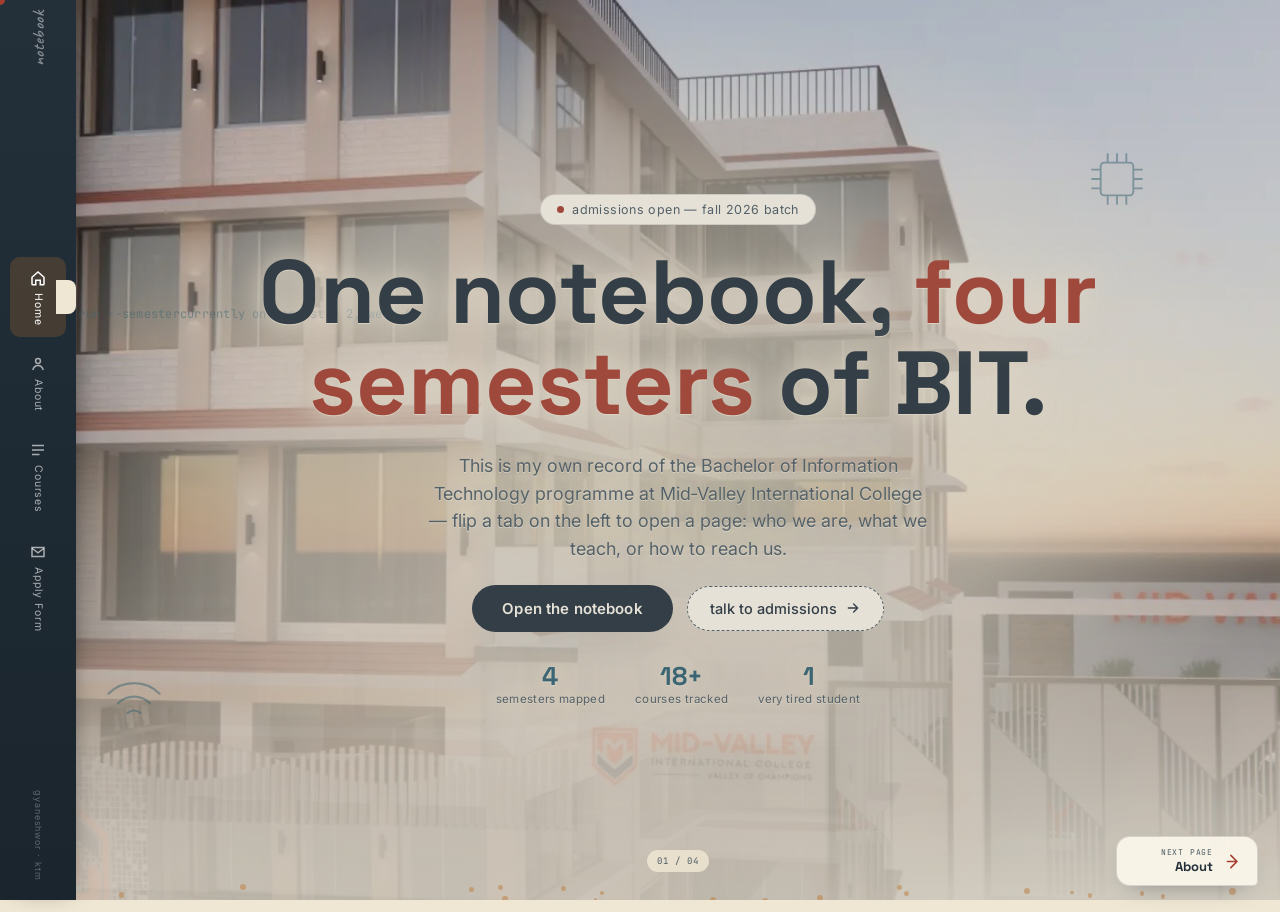
<file: index.html>
<!DOCTYPE html>
<html lang="en">
<head>
<meta charset="UTF-8">
<meta name="viewport" content="width=device-width, initial-scale=1.0">
<title>BIT Notebook — Mid-Valley International College</title>
<meta name="description" content="An interactive notebook for the BIT programme at Mid-Valley International College, Gyaneshwor, Kathmandu.">
<link rel="icon" href="data:image/svg+xml,%3Csvg xmlns='http://www.w3.org/2000/svg' viewBox='0 0 40 40'%3E%3Crect x='6' y='6' width='28' height='28' rx='3' fill='none' stroke='%232C5F6F' stroke-width='2'/%3E%3Cpath d='M14 14h12v12H14z' fill='%23C97B2E'/%3E%3C/svg%3E">
<link rel="stylesheet" href="style.css">
</head>
<body data-page="home">

<a href="#main" class="skip-link">Skip to content</a>
<div class="paper-grain" aria-hidden="true"></div>
<div class="cursor-glow" id="cursorGlow" aria-hidden="true"></div>
<div class="cursor-dot" id="cursorDot" aria-hidden="true"></div>

  
<nav class="spine" aria-label="Notebook navigation">
  <div class="spine-mark" aria-hidden="true">
    <svg width="20" height="20" viewBox="0 0 40 40"><rect x="4" y="4" width="32" height="32" rx="4" fill="none" stroke="currentColor" stroke-width="2.5"/><path d="M13 13h14v14H13z" fill="currentColor"/></svg>
    <span>notebook</span>
  </div>
  <button class="spine-tab is-current" data-nav="index.html" aria-current="page">
    <svg viewBox="0 0 24 24" fill="none" stroke="currentColor" stroke-width="2"><path d="M4 11l8-7 8 7v9a1 1 0 01-1 1h-4v-6H9v6H5a1 1 0 01-1-1z"/></svg>
    <span>Home</span>
  </button>
  <button class="spine-tab" data-nav="about.html">
    <svg viewBox="0 0 24 24" fill="none" stroke="currentColor" stroke-width="2"><circle cx="12" cy="8" r="3.2"/><path d="M5 20c1.2-4 4-6 7-6s5.8 2 7 6"/></svg>
    <span>About</span>
  </button>
  <button class="spine-tab" data-nav="courses.html">
    <svg viewBox="0 0 24 24" fill="none" stroke="currentColor" stroke-width="2"><path d="M4 6h16M4 12h16M4 18h10"/></svg>
    <span>Courses</span>
  </button>
  <button class="spine-tab" data-nav="contact.html">
    <svg viewBox="0 0 24 24" fill="none" stroke="currentColor" stroke-width="2"><path d="M4 6h16v12H4z"/><path d="M4 7l8 6 8-6"/></svg>
    <span>Apply Form</span>
  </button>
  <span class="spine-foot">gyaneshwor &middot; ktm</span>
</nav>

<main id="main" class="book-page hero-page">
  <div class="hero-reflect" aria-hidden="true"></div>
  <div class="hero-particles" aria-hidden="true"></div>

  <div class="doodle" data-parallax="0.4" style="top:16%;right:10%;width:70px;height:70px" aria-hidden="true">
    <svg viewBox="0 0 60 60"><rect x="16" y="16" width="28" height="28" rx="3" fill="none" stroke="currentColor" stroke-width="1.6"/><g stroke="currentColor" stroke-width="1.6"><path d="M22 16V8M30 16V8M38 16V8M22 44v8M30 44v8M38 44v8M16 22H8M16 30H8M16 38H8M44 22h8M44 30h8M44 38h8"/></g></svg>
  </div>
  <div class="doodle" data-parallax="0.55" style="bottom:20%;left:8%;width:64px;height:44px" aria-hidden="true">
    <svg viewBox="0 0 60 40"><g fill="none" stroke="currentColor" stroke-width="2" stroke-linecap="round"><path d="M6 16a34 34 0 0148 0"/><path d="M15 25a21 21 0 0130 0"/><path d="M24 34a9 9 0 0112 0"/></g></svg>
  </div>
  <div class="doodle mono" data-parallax="0.25" style="top:34%;left:5%;font-size:12px" aria-hidden="true">&gt; run --semester<span id="heroType"></span></div>

  <span class="tag-strip"><span class="tag-dot"></span> admissions open — fall 2026 batch</span>

  <h1 class="hero-title">
    One notebook, <span class="grad-word">four semesters<svg class="underline-scribble" viewBox="0 0 220 24" preserveAspectRatio="none" aria-hidden="true"><path d="M4 14 C 40 4, 80 20, 118 10 S 190 4, 216 12" fill="none" stroke="#C97B2E" stroke-width="5" stroke-linecap="round"/></svg></span> of BIT.
  </h1>

  <p class="hero-sub">This is my own record of the Bachelor of Information Technology programme at Mid&#8209;Valley International College — flip a tab on the left to open a page: who we are, what we teach, or how to reach us.</p>

  <div class="cta-row">
    <button class="stamp-btn" data-nav="about.html"><span>Open the notebook</span></button>
    <button class="ghost-btn" data-nav="contact.html">talk to admissions
      <svg viewBox="0 0 24 24" width="16" height="16"><path d="M5 12h14M13 6l6 6-6 6" fill="none" stroke="currentColor" stroke-width="2" stroke-linecap="round" stroke-linejoin="round"/></svg>
    </button>
  </div>

  <div class="hero-facts">
    <div class="hero-fact"><strong>4</strong><span>semesters mapped</span></div>
    <div class="hero-fact"><strong>18+</strong><span>courses tracked</span></div>
    <div class="hero-fact"><strong>1</strong><span>very tired student</span></div>
  </div>

</main>

<script src="script.js"></script>
</body>
</html>
</file>
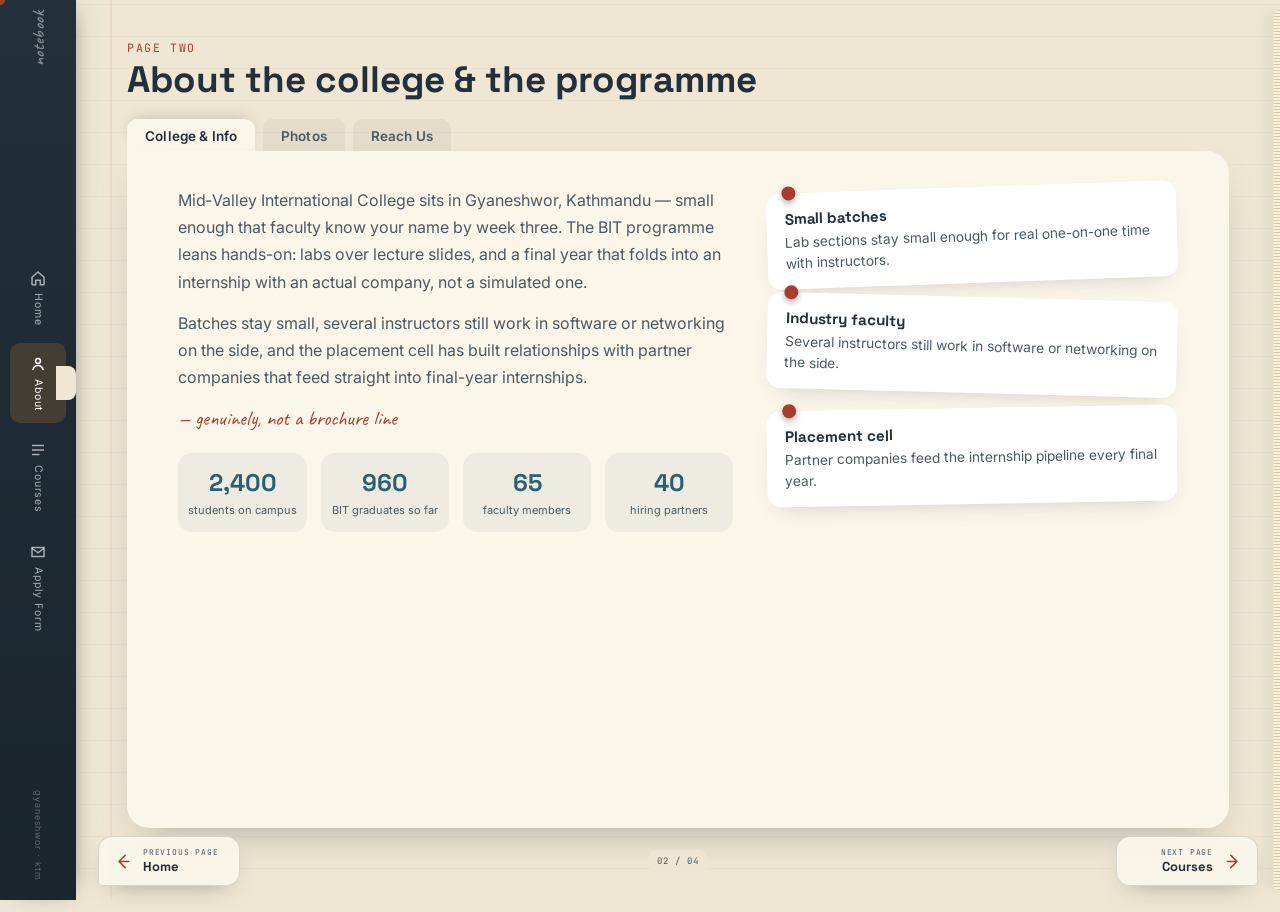
<file: about.html>
<!DOCTYPE html>
<html lang="en">
<head>
<meta charset="UTF-8">
<meta name="viewport" content="width=device-width, initial-scale=1.0">
<title>About — BIT Notebook, Mid-Valley International College</title>
<meta name="description" content="About the BIT programme and Mid-Valley International College, Gyaneshwor, Kathmandu.">
<link rel="icon" href="data:image/svg+xml,%3Csvg xmlns='http://www.w3.org/2000/svg' viewBox='0 0 40 40'%3E%3Crect x='6' y='6' width='28' height='28' rx='3' fill='none' stroke='%232C5F6F' stroke-width='2'/%3E%3Cpath d='M14 14h12v12H14z' fill='%23C97B2E'/%3E%3C/svg%3E">
<link rel="stylesheet" href="style.css">
</head>
<body data-page="about">

<a href="#main" class="skip-link">Skip to content</a>
<div class="paper-grain" aria-hidden="true"></div>
<div class="cursor-glow" id="cursorGlow" aria-hidden="true"></div>
<div class="cursor-dot" id="cursorDot" aria-hidden="true"></div>

<nav class="spine" aria-label="Notebook navigation">
  <div class="spine-mark" aria-hidden="true">
    <svg width="20" height="20" viewBox="0 0 40 40"><rect x="4" y="4" width="32" height="32" rx="4" fill="none" stroke="currentColor" stroke-width="2.5"/><path d="M13 13h14v14H13z" fill="currentColor"/></svg>
    <span>notebook</span>
  </div>
  <button class="spine-tab" data-nav="index.html">
    <svg viewBox="0 0 24 24" fill="none" stroke="currentColor" stroke-width="2"><path d="M4 11l8-7 8 7v9a1 1 0 01-1 1h-4v-6H9v6H5a1 1 0 01-1-1z"/></svg>
    <span>Home</span>
  </button>
  <button class="spine-tab is-current" data-nav="about.html" aria-current="page">
    <svg viewBox="0 0 24 24" fill="none" stroke="currentColor" stroke-width="2"><circle cx="12" cy="8" r="3.2"/><path d="M5 20c1.2-4 4-6 7-6s5.8 2 7 6"/></svg>
    <span>About</span>
  </button>
  <button class="spine-tab" data-nav="courses.html">
    <svg viewBox="0 0 24 24" fill="none" stroke="currentColor" stroke-width="2"><path d="M4 6h16M4 12h16M4 18h10"/></svg>
    <span>Courses</span>
  </button>
  <button class="spine-tab" data-nav="contact.html">
    <svg viewBox="0 0 24 24" fill="none" stroke="currentColor" stroke-width="2"><path d="M4 6h16v12H4z"/><path d="M4 7l8 6 8-6"/></svg>
    <span>Apply Form</span>
  </button>
  <span class="spine-foot">gyaneshwor &middot; ktm</span>
</nav>

<main id="main" class="book-page">
  <div class="content-head">
    <div>
      <span class="eyebrow mono">page two</span>
      <h2>About the college &amp; the programme</h2>
    </div>
  </div>

  <div class="tab-flags" role="tablist" aria-label="About sections">
    <button class="tab-flag is-active" data-tab="info" role="tab" aria-selected="true">College &amp; Info</button>
    <button class="tab-flag" data-tab="photos" role="tab" aria-selected="false">Photos</button>
    <button class="tab-flag" data-tab="reach" role="tab" aria-selected="false">Reach Us</button>
  </div>

  <div class="tab-stage">
    <section class="tab-panel is-active" data-tab="info">
      <div class="about-grid">
        <div class="about-copy">
          <p>Mid&#8209;Valley International College sits in Gyaneshwor, Kathmandu — small enough that faculty know your name by week three. The BIT programme leans hands-on: labs over lecture slides, and a final year that folds into an internship with an actual company, not a simulated one.</p>
          <p>Batches stay small, several instructors still work in software or networking on the side, and the placement cell has built relationships with partner companies that feed straight into final-year internships.</p>
          <span class="handwritten hand">— genuinely, not a brochure line</span>
          <div class="stat-strip">
            <div class="stat-cell"><strong data-target="2400">0</strong><span>students on campus</span></div>
            <div class="stat-cell"><strong data-target="960">0</strong><span>BIT graduates so far</span></div>
            <div class="stat-cell"><strong data-target="65">0</strong><span>faculty members</span></div>
            <div class="stat-cell"><strong data-target="40">0</strong><span>hiring partners</span></div>
          </div>
        </div>
        <div class="note-stack">
          <div class="note-card" style="--r:-2deg"><span class="pushpin"></span><h4>Small batches</h4><p>Lab sections stay small enough for real one-on-one time with instructors.</p></div>
          <div class="note-card" style="--r:1.5deg"><span class="pushpin"></span><h4>Industry faculty</h4><p>Several instructors still work in software or networking on the side.</p></div>
          <div class="note-card" style="--r:-1deg"><span class="pushpin"></span><h4>Placement cell</h4><p>Partner companies feed the internship pipeline every final year.</p></div>
        </div>
      </div>
    </section>

   <section class="tab-panel" data-tab="photos">
  <div class="photo-grid">

    <img src="images/building.jpg" alt="Campus Building">
    <img src="images/it_lab.jpg" alt="IT Lab">
    <img src="images/Club_fair.jpg" alt="Club Fair">
    <img src="images/graduation.jpg" alt="Graduation">

  </div>

  <p class="photo-note">
    Explore moments and memories from our campus community.
  </p>
</section>

    <section class="tab-panel" data-tab="reach">
      <div class="reach-grid">
        <div class="reach-card"><h4>Address</h4><p>Gyaneshwor, Kathmandu, Nepal</p></div>
        <div class="reach-card"><h4>Phone</h4><p>+977 1-4412345</p></div>
        <div class="reach-card"><h4>Email</h4><p>info@midvalleycollege.edu.np</p></div>
        <div class="reach-card"><h4>Hours</h4><p>Sun–Fri, 6:00 AM – 5:00 PM</p></div>
      </div>
    </section>
  </div>
</main>

<script src="script.js"></script>
</body>
</html>
</file>
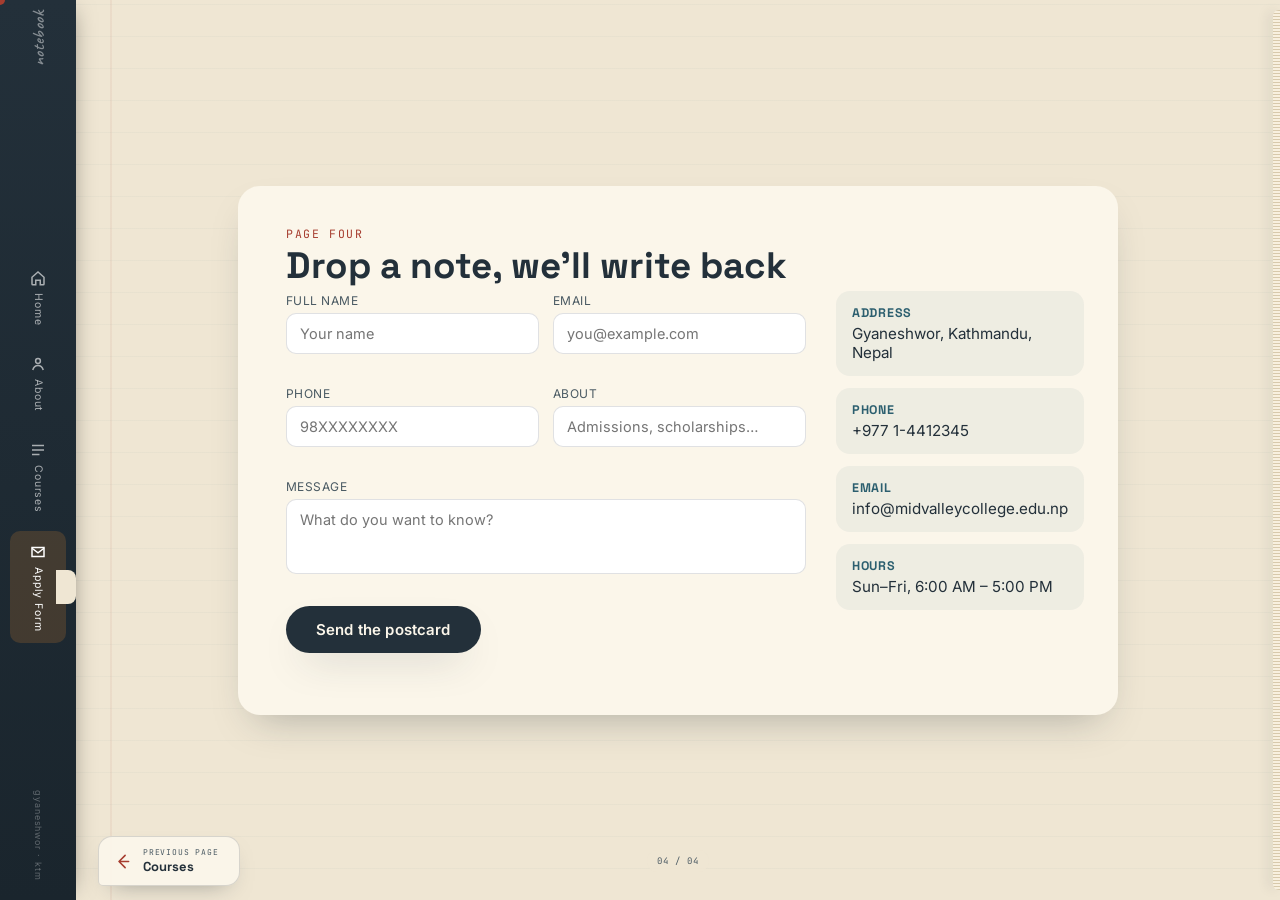
<file: contact.html>
<!DOCTYPE html>
<html lang="en">
<head>
<meta charset="UTF-8">
<meta name="viewport" content="width=device-width, initial-scale=1.0">
<title>Contact — BIT Notebook, Mid-Valley International College</title>
<meta name="description" content="Get in touch with Mid-Valley International College about the BIT programme.">
<link rel="icon" href="data:image/svg+xml,%3Csvg xmlns='http://www.w3.org/2000/svg' viewBox='0 0 40 40'%3E%3Crect x='6' y='6' width='28' height='28' rx='3' fill='none' stroke='%232C5F6F' stroke-width='2'/%3E%3Cpath d='M14 14h12v12H14z' fill='%23C97B2E'/%3E%3C/svg%3E">
<link rel="stylesheet" href="style.css">
</head>
<body data-page="contact">

<a href="#main" class="skip-link">Skip to content</a>
<div class="paper-grain" aria-hidden="true"></div>
<div class="cursor-glow" id="cursorGlow" aria-hidden="true"></div>
<div class="cursor-dot" id="cursorDot" aria-hidden="true"></div>

<nav class="spine" aria-label="Notebook navigation">
  <div class="spine-mark" aria-hidden="true">
    <svg width="20" height="20" viewBox="0 0 40 40"><rect x="4" y="4" width="32" height="32" rx="4" fill="none" stroke="currentColor" stroke-width="2.5"/><path d="M13 13h14v14H13z" fill="currentColor"/></svg>
    <span>notebook</span>
  </div>
  <button class="spine-tab" data-nav="index.html">
    <svg viewBox="0 0 24 24" fill="none" stroke="currentColor" stroke-width="2"><path d="M4 11l8-7 8 7v9a1 1 0 01-1 1h-4v-6H9v6H5a1 1 0 01-1-1z"/></svg>
    <span>Home</span>
  </button>
  <button class="spine-tab" data-nav="about.html">
    <svg viewBox="0 0 24 24" fill="none" stroke="currentColor" stroke-width="2"><circle cx="12" cy="8" r="3.2"/><path d="M5 20c1.2-4 4-6 7-6s5.8 2 7 6"/></svg>
    <span>About</span>
  </button>
  <button class="spine-tab" data-nav="courses.html">
    <svg viewBox="0 0 24 24" fill="none" stroke="currentColor" stroke-width="2"><path d="M4 6h16M4 12h16M4 18h10"/></svg>
    <span>Courses</span>
  </button>
  <button class="spine-tab is-current" data-nav="contact.html" aria-current="page">
    <svg viewBox="0 0 24 24" fill="none" stroke="currentColor" stroke-width="2"><path d="M4 6h16v12H4z"/><path d="M4 7l8 6 8-6"/></svg>
    <span>Apply Form</span>
  </button>
  <span class="spine-foot">gyaneshwor &middot; ktm</span>
</nav>

<main id="main" class="book-page contact-page">
  <div class="postcard-shell">
    <form id="contactForm" novalidate>
      <div class="content-head">
        <div>
          <span class="eyebrow mono">page four</span>
          <h2>Drop a note, we'll write back</h2>
        </div>
      </div>
      <div class="field-row">
        <div class="field">
          <label for="fullName">Full name</label>
          <input type="text" id="fullName" name="fullName" placeholder="Your name">
          <span class="field-error" id="err-fullName"></span>
        </div>
        <div class="field">
          <label for="email">Email</label>
          <input type="email" id="email" name="email" placeholder="you@example.com">
          <span class="field-error" id="err-email"></span>
        </div>
      </div>
      <div class="field-row">
        <div class="field">
          <label for="phone">Phone</label>
          <input type="tel" id="phone" name="phone" placeholder="98XXXXXXXX">
          <span class="field-error" id="err-phone"></span>
        </div>
        <div class="field">
          <label for="subject">About</label>
          <input type="text" id="subject" name="subject" placeholder="Admissions, scholarships…">
        </div>
      </div>
      <div class="field">
        <label for="message">Message</label>
        <textarea id="message" name="message" rows="3" placeholder="What do you want to know?"></textarea>
        <span class="field-error" id="err-message"></span>
      </div>
      <button type="submit" class="stamp-btn"><span>Send the postcard</span></button>
      <p class="field-success" id="formSuccess">Sent — replies usually land within a day.</p>
    </form>

    <div class="contact-side">
      <div class="fact-card"><h4>Address</h4><p>Gyaneshwor, Kathmandu, Nepal</p></div>
      <div class="fact-card"><h4>Phone</h4><p>+977 1-4412345</p></div>
      <div class="fact-card"><h4>Email</h4><p>info@midvalleycollege.edu.np</p></div>
      <div class="fact-card"><h4>Hours</h4><p>Sun–Fri, 6:00 AM – 5:00 PM</p></div>
    </div>
  </div>
</main>

<script src="script.js"></script>
</body>
</html>
</file>
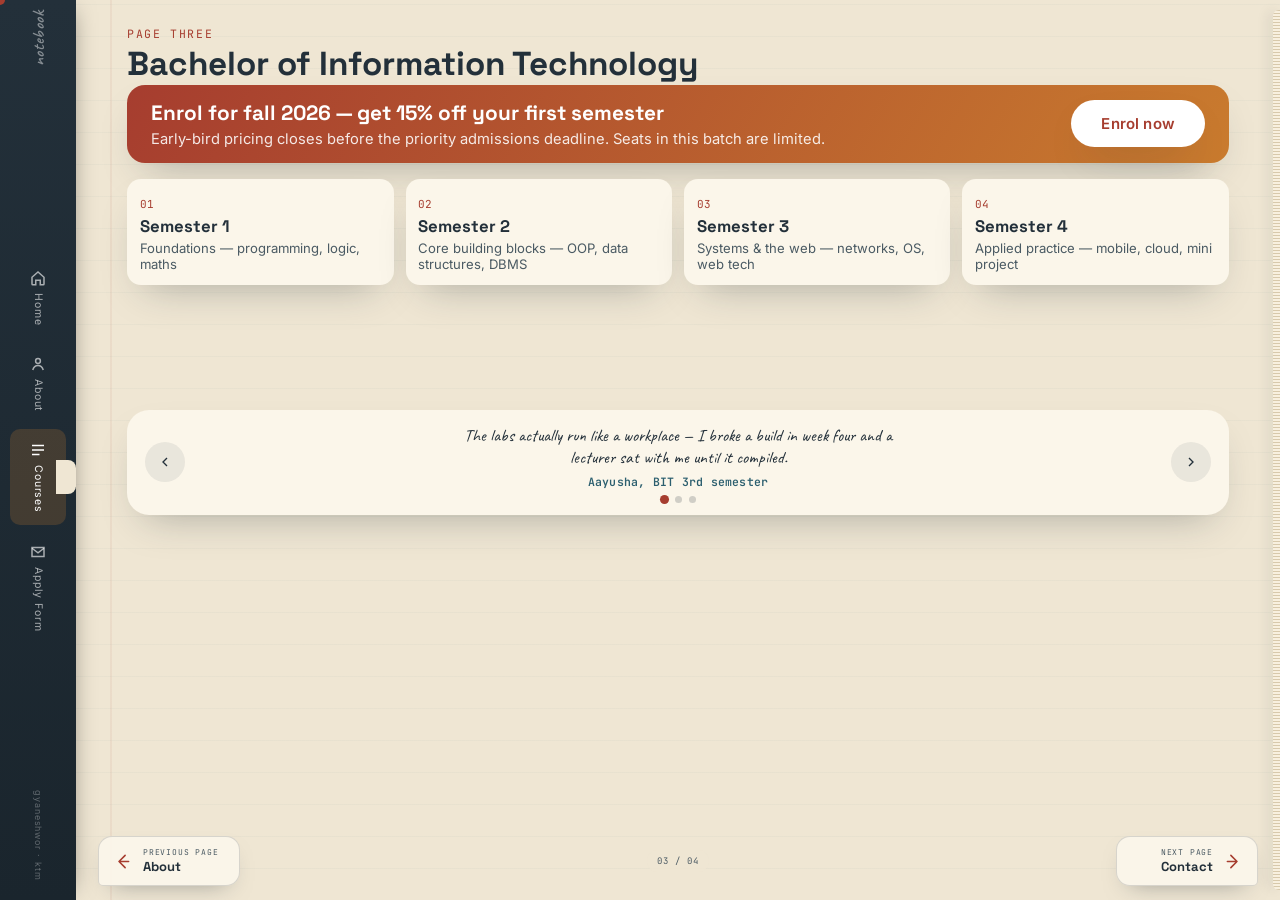
<file: courses.html>
<!DOCTYPE html>
<html lang="en">
<head>
<meta charset="UTF-8">
<meta name="viewport" content="width=device-width, initial-scale=1.0">
<title>Courses — BIT Notebook, Mid-Valley International College</title>
<meta name="description" content="The Bachelor of Information Technology programme roadmap at Mid-Valley International College.">
<link rel="icon" href="data:image/svg+xml,%3Csvg xmlns='http://www.w3.org/2000/svg' viewBox='0 0 40 40'%3E%3Crect x='6' y='6' width='28' height='28' rx='3' fill='none' stroke='%232C5F6F' stroke-width='2'/%3E%3Cpath d='M14 14h12v12H14z' fill='%23C97B2E'/%3E%3C/svg%3E">
<link rel="stylesheet" href="style.css">
</head>
<body data-page="courses">

<a href="#main" class="skip-link">Skip to content</a>
<div class="paper-grain" aria-hidden="true"></div>
<div class="cursor-glow" id="cursorGlow" aria-hidden="true"></div>
<div class="cursor-dot" id="cursorDot" aria-hidden="true"></div>

<nav class="spine" aria-label="Notebook navigation">
  <div class="spine-mark" aria-hidden="true">
    <svg width="20" height="20" viewBox="0 0 40 40"><rect x="4" y="4" width="32" height="32" rx="4" fill="none" stroke="currentColor" stroke-width="2.5"/><path d="M13 13h14v14H13z" fill="currentColor"/></svg>
    <span>notebook</span>
  </div>
  <button class="spine-tab" data-nav="index.html">
    <svg viewBox="0 0 24 24" fill="none" stroke="currentColor" stroke-width="2"><path d="M4 11l8-7 8 7v9a1 1 0 01-1 1h-4v-6H9v6H5a1 1 0 01-1-1z"/></svg>
    <span>Home</span>
  </button>
  <button class="spine-tab" data-nav="about.html">
    <svg viewBox="0 0 24 24" fill="none" stroke="currentColor" stroke-width="2"><circle cx="12" cy="8" r="3.2"/><path d="M5 20c1.2-4 4-6 7-6s5.8 2 7 6"/></svg>
    <span>About</span>
  </button>
  <button class="spine-tab is-current" data-nav="courses.html" aria-current="page">
    <svg viewBox="0 0 24 24" fill="none" stroke="currentColor" stroke-width="2"><path d="M4 6h16M4 12h16M4 18h10"/></svg>
    <span>Courses</span>
  </button>
  <button class="spine-tab" data-nav="contact.html">
    <svg viewBox="0 0 24 24" fill="none" stroke="currentColor" stroke-width="2"><path d="M4 6h16v12H4z"/><path d="M4 7l8 6 8-6"/></svg>
    <span>Apply Form</span>
  </button>
  <span class="spine-foot">gyaneshwor &middot; ktm</span>
</nav>

<main id="main" class="book-page">
  <div class="content-head">
    <div>
      <span class="eyebrow mono">page three</span>
      <h2>Bachelor of Information Technology</h2>
    </div>
  </div>

  <div class="promo-strip">
    <div class="promo-copy">
      <h3>Enrol for fall 2026 — get 15% off your first semester</h3>
      <p>Early-bird pricing closes before the priority admissions deadline. Seats in this batch are limited.</p>
    </div>
    <button class="stamp-btn" data-nav="contact.html"><span>Enrol now</span></button>
  </div>

  <div class="roadmap-row">
    <article class="mini-card" data-semester="1" tabindex="0">
      <span class="idx mono">01</span>
      <h4>Semester 1</h4>
      <p>Foundations — programming, logic, maths</p>
    </article>
    <article class="mini-card" data-semester="2" tabindex="0">
      <span class="idx mono">02</span>
      <h4>Semester 2</h4>
      <p>Core building blocks — OOP, data structures, DBMS</p>
    </article>
    <article class="mini-card" data-semester="3" tabindex="0">
      <span class="idx mono">03</span>
      <h4>Semester 3</h4>
      <p>Systems &amp; the web — networks, OS, web tech</p>
    </article>
    <article class="mini-card" data-semester="4" tabindex="0">
      <span class="idx mono">04</span>
      <h4>Semester 4</h4>
      <p>Applied practice — mobile, cloud, mini project</p>
    </article>
  </div>

  <section class="sem-detail" id="semDetail" aria-live="polite">
    <span class="sem-detail-eyebrow mono">course list</span>
    <h3 id="semDetailTitle">Pick a semester</h3>
    <ul class="course-list" id="semDetailList"></ul>
  </section>

  <div class="testimonial-zone">
    <button class="carousel-arrow prev" aria-label="Previous testimonial">
      <svg width="16" height="16" viewBox="0 0 24 24" fill="none" stroke="currentColor" stroke-width="2"><path d="M15 6l-6 6 6 6"/></svg>
    </button>
    <div class="testimonial-track">
      <p class="quote hand">&ldquo;&rdquo;</p>
      <p class="who mono"></p>
      <div class="carousel-dots" aria-label="Choose a testimonial"></div>
    </div>
    <button class="carousel-arrow next" aria-label="Next testimonial">
      <svg width="16" height="16" viewBox="0 0 24 24" fill="none" stroke="currentColor" stroke-width="2"><path d="M9 6l6 6-6 6"/></svg>
    </button>
  </div>
</main>

<script src="script.js"></script>
</body>
</html>
</file>
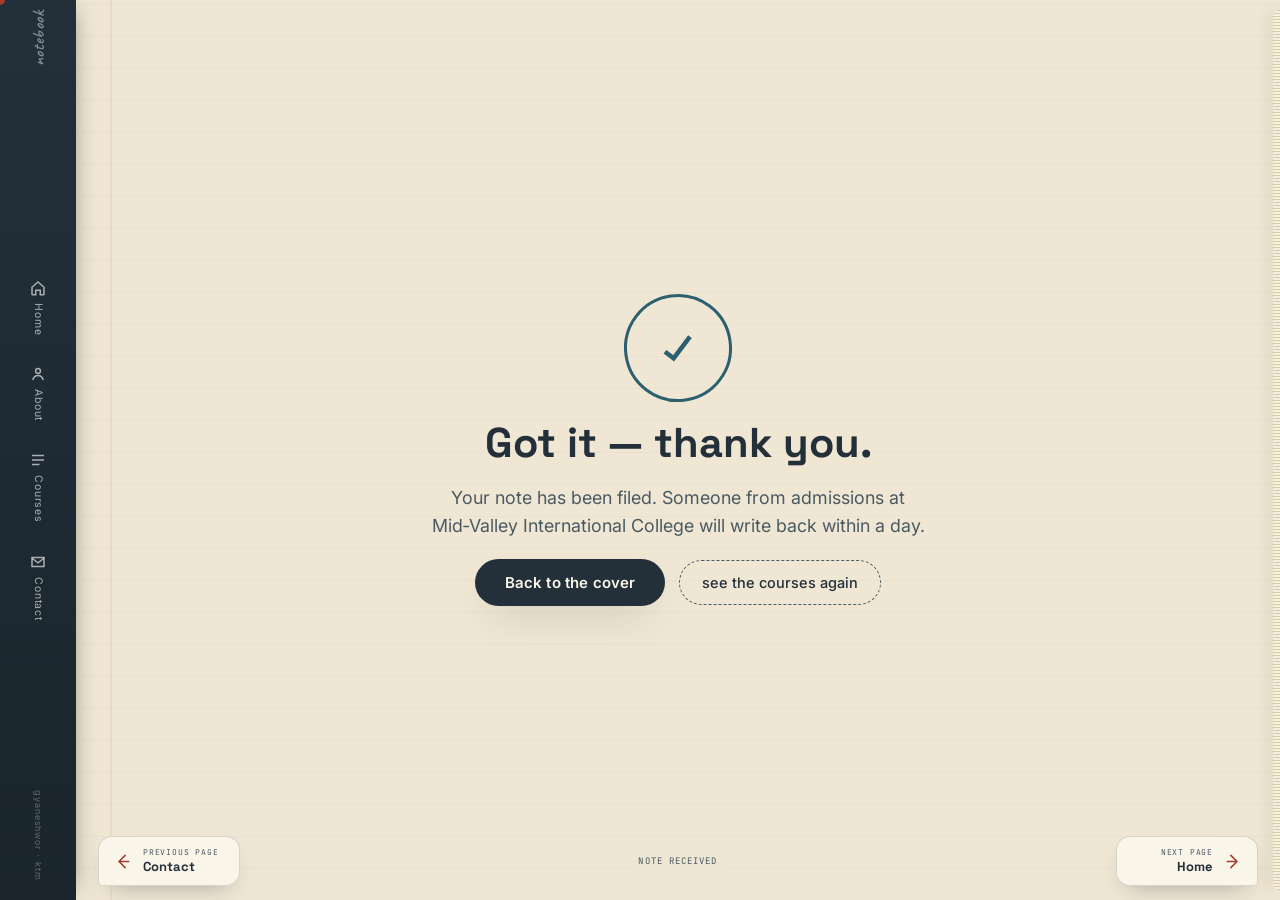
<file: thankyou.html>
<!DOCTYPE html>
<html lang="en">
<head>
<meta charset="UTF-8">
<meta name="viewport" content="width=device-width, initial-scale=1.0">
<title>Thank You — BIT Notebook, Mid-Valley International College</title>
<meta name="description" content="Thanks for reaching out to Mid-Valley International College.">
<link rel="icon" href="data:image/svg+xml,%3Csvg xmlns='http://www.w3.org/2000/svg' viewBox='0 0 40 40'%3E%3Crect x='6' y='6' width='28' height='28' rx='3' fill='none' stroke='%232C5F6F' stroke-width='2'/%3E%3Cpath d='M14 14h12v12H14z' fill='%23C97B2E'/%3E%3C/svg%3E">
<link rel="stylesheet" href="style.css">
</head>
<body data-page="thankyou">

<a href="#main" class="skip-link">Skip to content</a>
<div class="paper-grain" aria-hidden="true"></div>
<div class="cursor-glow" id="cursorGlow" aria-hidden="true"></div>
<div class="cursor-dot" id="cursorDot" aria-hidden="true"></div>

<nav class="spine" aria-label="Notebook navigation">
  <div class="spine-mark" aria-hidden="true">
    <svg width="20" height="20" viewBox="0 0 40 40"><rect x="4" y="4" width="32" height="32" rx="4" fill="none" stroke="currentColor" stroke-width="2.5"/><path d="M13 13h14v14H13z" fill="currentColor"/></svg>
    <span>notebook</span>
  </div>
  <button class="spine-tab" data-nav="index.html">
    <svg viewBox="0 0 24 24" fill="none" stroke="currentColor" stroke-width="2"><path d="M4 11l8-7 8 7v9a1 1 0 01-1 1h-4v-6H9v6H5a1 1 0 01-1-1z"/></svg>
    <span>Home</span>
  </button>
  <button class="spine-tab" data-nav="about.html">
    <svg viewBox="0 0 24 24" fill="none" stroke="currentColor" stroke-width="2"><circle cx="12" cy="8" r="3.2"/><path d="M5 20c1.2-4 4-6 7-6s5.8 2 7 6"/></svg>
    <span>About</span>
  </button>
  <button class="spine-tab" data-nav="courses.html">
    <svg viewBox="0 0 24 24" fill="none" stroke="currentColor" stroke-width="2"><path d="M4 6h16M4 12h16M4 18h10"/></svg>
    <span>Courses</span>
  </button>
  <button class="spine-tab" data-nav="contact.html">
    <svg viewBox="0 0 24 24" fill="none" stroke="currentColor" stroke-width="2"><path d="M4 6h16v12H4z"/><path d="M4 7l8 6 8-6"/></svg>
    <span>Contact</span>
  </button>
  <span class="spine-foot">gyaneshwor &middot; ktm</span>
</nav>

<main id="main" class="book-page thankyou-page">
  <div class="stamp-check" aria-hidden="true">
    <svg viewBox="0 0 24 24" fill="none" stroke="currentColor" stroke-width="2.4"><path d="M5 13l4 4 10-10"/></svg>
  </div>
  <h2 class="hero-title" style="font-size:clamp(1.8rem,4vw,2.6rem)">Got it — thank you.</h2>
  <p class="hero-sub">Your note has been filed. Someone from admissions at Mid&#8209;Valley International College will write back within a day.</p>
  <div class="cta-row">
    <button class="stamp-btn" data-nav="index.html"><span>Back to the cover</span></button>
    <button class="ghost-btn" data-nav="courses.html">see the courses again</button>
  </div>
</main>

<script src="script.js"></script>
</body>
</html>
</file>
<file: style.css>
@import url('https://fonts.googleapis.com/css2?family=Space+Grotesk:wght@400;500;600;700&family=Caveat:wght@500;600;700&family=Inter:wght@400;500;600;700&family=JetBrains+Mono:wght@400;500;700&display=swap');

:root {
  --paper: #efe6d3;
  --paper-deep: #e6dac0;
  --card: #fbf6ea;
  --ink: #23303a;
  --ink-soft: #4a5a63;
  --teal: #2c5f6f;
  --rust: #a63d2f;
  --amber: #c97b2e;
  --line: rgba(35, 48, 58, 0.14);
  --shadow-soft: 0 18px 40px -18px rgba(35, 48, 58, 0.35);
  --shadow-lift: 0 28px 55px -20px rgba(35, 48, 58, 0.45);
  --radius-lg: 22px;
  --radius-md: 14px;
  --spine-w: 76px;
  --mobile-nav-h: calc(62px + env(safe-area-inset-bottom, 0px));
  --turn-space: 72px;
}

* { box-sizing: border-box; }

html, body {
  height: 100%;
  height: 100dvh;
  margin: 0;
  overscroll-behavior: none;
}

body {
  font-family: 'Inter', sans-serif;
  color: var(--ink);
  background: var(--paper);
  overflow: hidden;
  perspective: 2200px;
  -webkit-font-smoothing: antialiased;
}

h1, h2, h3, h4 {
  font-family: 'Space Grotesk', sans-serif;
  margin: 0;
  color: var(--ink);
}

p { margin: 0; }

a { color: inherit; text-decoration: none; }

button {
  font-family: inherit;
  border: none;
  background: none;
  cursor: pointer;
  color: inherit;
}

::selection { background: var(--amber); color: #fff; }

.hand { font-family: 'Caveat', cursive; }
.mono { font-family: 'JetBrains Mono', monospace; letter-spacing: 0.02em; }

@media (prefers-reduced-motion: reduce) {
  *, *::before, *::after {
    animation-duration: 0.001ms !important;
    transition-duration: 0.001ms !important;
  }
}

.skip-link {
  position: absolute;
  left: -999px;
  top: 0;
  background: var(--ink);
  color: #fff;
  padding: 8px 14px;
  z-index: 999;
}
.skip-link:focus { left: 8px; top: 8px; }

.paper-grain {
  position: fixed;
  inset: 0;
  pointer-events: none;
  z-index: 1;
  opacity: 0.5;
  background-image:
    radial-gradient(circle at 18% 22%, rgba(255,255,255,0.5), transparent 40%),
    radial-gradient(circle at 82% 78%, rgba(255,255,255,0.35), transparent 45%),
    repeating-linear-gradient(0deg, rgba(35,48,58,0.02) 0px, rgba(35,48,58,0.02) 1px, transparent 1px, transparent 3px);
}

.cursor-glow {
  position: fixed;
  width: 420px;
  height: 420px;
  border-radius: 50%;
  transform: translate(-50%, -50%);
  background: radial-gradient(circle, rgba(201,123,46,0.16), transparent 70%);
  pointer-events: none;
  z-index: 2;
  transition: opacity 0.3s ease;
}

.cursor-dot {
  position: fixed;
  width: 10px;
  height: 10px;
  border-radius: 50%;
  background: var(--rust);
  transform: translate(-50%, -50%);
  pointer-events: none;
  z-index: 900;
  transition: width 0.2s, height 0.2s, background 0.2s;
}
.cursor-dot.is-active { width: 26px; height: 26px; background: var(--amber); opacity: 0.55; }

@media (hover: none), (pointer: coarse) {
  .cursor-glow, .cursor-dot { display: none; }
}

.book-page {
  position: relative;
  height: 100vh;
  height: 100dvh;
  width: 100vw;
  padding-left: var(--spine-w);
  display: flex;
  flex-direction: column;
  min-width: 0;
  min-height: 0;
  overflow: hidden;
  z-index: 3;
  transform-style: preserve-3d;
  backface-visibility: hidden;
  background-color: var(--paper);
  background-image:
    linear-gradient(90deg, transparent 0, transparent calc(var(--spine-w) + 34px), rgba(166,61,47,0.13) calc(var(--spine-w) + 35px), transparent calc(var(--spine-w) + 36px)),
    repeating-linear-gradient(0deg, transparent 0, transparent 31px, rgba(44,95,111,0.07) 32px);
  animation: pageIn 0.7s cubic-bezier(0.2, 0.7, 0.2, 1) both;
}
.book-page::after {
  content: '';
  position: absolute;
  z-index: 40;
  top: 10px;
  right: 0;
  bottom: 10px;
  width: 7px;
  border-radius: 6px 0 0 6px;
  background: repeating-linear-gradient(0deg, #d8c9ab 0 1px, #f8f0df 1px 3px);
  box-shadow: -5px 0 12px rgba(35,48,58,0.1);
  pointer-events: none;
}
@keyframes pageIn {
  from { opacity: 0; transform: translateY(14px) scale(0.995); }
  to { opacity: 1; transform: translateY(0) scale(1); }
}

.book-page.turn-out-next {
  transform-origin: left center;
  animation: turnOutNext 0.72s cubic-bezier(0.62, 0.05, 0.28, 0.96) both;
}
.book-page.turn-out-previous {
  transform-origin: right center;
  animation: turnOutPrevious 0.72s cubic-bezier(0.62, 0.05, 0.28, 0.96) both;
}
.book-page.turn-in-next {
  transform-origin: right center;
  animation: turnInNext 0.66s cubic-bezier(0.18, 0.72, 0.24, 1) both;
}
.book-page.turn-in-previous {
  transform-origin: left center;
  animation: turnInPrevious 0.66s cubic-bezier(0.18, 0.72, 0.24, 1) both;
}
@keyframes turnOutNext {
  0% { transform: rotateY(0deg); filter: brightness(1); box-shadow: none; }
  35% { filter: brightness(0.98); box-shadow: 28px 0 42px rgba(35,48,58,0.22); }
  100% { transform: rotateY(-92deg); filter: brightness(0.72); box-shadow: 55px 0 70px rgba(35,48,58,0.32); }
}
@keyframes turnOutPrevious {
  0% { transform: rotateY(0deg); filter: brightness(1); box-shadow: none; }
  35% { filter: brightness(0.98); box-shadow: -28px 0 42px rgba(35,48,58,0.22); }
  100% { transform: rotateY(92deg); filter: brightness(0.72); box-shadow: -55px 0 70px rgba(35,48,58,0.32); }
}
@keyframes turnInNext {
  from { opacity: 0.55; transform: rotateY(72deg); filter: brightness(0.8); box-shadow: -45px 0 60px rgba(35,48,58,0.28); }
  to { opacity: 1; transform: rotateY(0); filter: brightness(1); box-shadow: none; }
}
@keyframes turnInPrevious {
  from { opacity: 0.55; transform: rotateY(-72deg); filter: brightness(0.8); box-shadow: 45px 0 60px rgba(35,48,58,0.28); }
  to { opacity: 1; transform: rotateY(0); filter: brightness(1); box-shadow: none; }
}
.is-turning .page-turn-controls,
.is-turning .spine { pointer-events: none; }
.is-turning .page-turn-controls { opacity: 0; transform: translateY(8px); }

.spine {
  position: fixed;
  left: 0;
  top: 0;
  height: 100vh;
  width: var(--spine-w);
  z-index: 50;
  display: flex;
  flex-direction: column;
  align-items: center;
  justify-content: center;
  gap: 6px;
  background: linear-gradient(180deg, var(--ink) 0%, #1a252d 100%);
  box-shadow: 6px 0 24px -12px rgba(0,0,0,0.5);
}

.spine-mark {
  position: absolute;
  top: 30px;
  color: rgba(255,255,255,0.45);
  display: flex;
  flex-direction: column;
  align-items: center;
  pointer-events: none;
  user-select: none;
}
.spine-mark svg { display: none; }
.spine-mark span {
  font-family: 'Caveat', cursive;
  font-size: 17px;
  font-weight: 600;
  line-height: 1;
  letter-spacing: 0.02em;
  writing-mode: horizontal-tb;
  transform: rotate(-90deg);
}

.spine-tab {
  position: relative;
  width: 56px;
  padding: 12px 6px;
  border-radius: 10px;
  color: rgba(255,255,255,0.62);
  display: flex;
  flex-direction: column;
  align-items: center;
  gap: 6px;
  transition: background 0.25s, color 0.25s, transform 0.25s;
}
.spine-tab svg { width: 18px; height: 18px; }
.spine-tab span {
  font-size: 10.5px;
  letter-spacing: 0.08em;
  writing-mode: vertical-rl;
  text-orientation: mixed;
}
.spine-tab:hover { color: #fff; transform: translateX(3px); background: rgba(255,255,255,0.08); }
.spine-tab.is-current {
  color: #fff;
  background: rgba(201,123,46,0.22);
}
.spine-tab.is-current::before {
  content: '';
  position: absolute;
  right: -10px;
  top: 50%;
  width: 20px;
  height: 34px;
  transform: translateY(-50%);
  background: var(--paper);
  border-radius: 0 8px 8px 0;
}
.spine-tab:focus-visible { outline: 2px solid var(--amber); outline-offset: 2px; }

.spine-foot {
  position: absolute;
  bottom: 20px;
  color: rgba(255,255,255,0.3);
  font-size: 9px;
  letter-spacing: 0.1em;
  writing-mode: vertical-rl;
}

.page-turn-controls {
  position: fixed;
  z-index: 90;
  left: calc(var(--spine-w) + 22px);
  right: 22px;
  bottom: 14px;
  display: grid;
  grid-template-columns: minmax(0, 1fr) auto minmax(0, 1fr);
  align-items: end;
  pointer-events: none;
  transition: opacity 0.2s ease, transform 0.2s ease;
}
.page-turn-button {
  position: relative;
  min-width: 142px;
  min-height: 50px;
  padding: 8px 13px;
  border: 1px solid rgba(35,48,58,0.16);
  border-radius: 14px 14px 5px 14px;
  background: rgba(251,246,234,0.94);
  box-shadow: 0 10px 24px -14px rgba(35,48,58,0.5);
  display: flex;
  align-items: center;
  justify-content: flex-end;
  gap: 10px;
  pointer-events: auto;
  transition: transform 0.25s ease, box-shadow 0.25s ease, background 0.25s ease;
}
.page-turn-button.previous {
  justify-self: start;
  flex-direction: row-reverse;
  border-radius: 14px 14px 14px 5px;
  text-align: left;
}
.page-turn-button.next { justify-self: end; text-align: right; }
.page-turn-button::after {
  content: '';
  position: absolute;
  width: 22px;
  height: 22px;
  bottom: 0;
  background: linear-gradient(135deg, transparent 49%, rgba(201,123,46,0.22) 50%);
  opacity: 0;
  transition: opacity 0.25s ease;
}
.page-turn-button.previous::after { left: 0; transform: scaleX(-1); }
.page-turn-button.next::after { right: 0; }
.page-turn-button:hover {
  transform: translateY(-4px) rotate(-0.5deg);
  background: var(--card);
  box-shadow: 0 18px 30px -16px rgba(35,48,58,0.52);
}
.page-turn-button:hover::after { opacity: 1; }
.page-turn-button.previous:hover { transform: translateY(-4px) rotate(0.5deg); }
.page-turn-button:focus-visible { outline: 2px solid var(--amber); outline-offset: 3px; }
.page-turn-button svg {
  width: 21px;
  height: 21px;
  flex: 0 0 auto;
  fill: none;
  stroke: var(--rust);
  stroke-width: 1.8;
  stroke-linecap: round;
  stroke-linejoin: round;
}
.turn-copy { display: flex; flex-direction: column; line-height: 1.05; }
.turn-copy small {
  margin-bottom: 4px;
  font-family: 'JetBrains Mono', monospace;
  color: var(--ink-soft);
  font-size: 8px;
  letter-spacing: 0.1em;
  text-transform: uppercase;
}
.turn-copy strong { font-family: 'Space Grotesk', sans-serif; font-size: 13px; }
.page-number {
  align-self: center;
  padding: 5px 10px;
  border-radius: 999px;
  background: rgba(239,230,211,0.85);
  color: var(--ink-soft);
  font-size: 9px;
  letter-spacing: 0.12em;
  text-transform: uppercase;
}

.doodle { position: absolute; color: var(--teal); opacity: 0.5; z-index: 2; }
.doodle svg { width: 100%; height: 100%; }

.hero-page {
  align-items: center;
  justify-content: center;
  text-align: center;
  gap: 22px;
  padding: 0 6vw 0 calc(var(--spine-w) + 6vw);
}

.stamp-mark {
  display: flex;
  align-items: center;
  gap: 10px;
  color: var(--teal);
}
.stamp-mark span {
  font-family: 'Space Grotesk', sans-serif;
  font-weight: 600;
  font-size: 15px;
  letter-spacing: 0.02em;
}
.stamp-mark em { font-style: normal; color: var(--rust); }

.tag-strip {
  display: inline-flex;
  align-items: center;
  gap: 8px;
  padding: 7px 16px;
  border-radius: 999px;
  border: 1px solid var(--line);
  background: rgba(251,246,234,0.7);
  font-size: 12.5px;
  letter-spacing: 0.03em;
  color: var(--ink-soft);
}
.tag-dot {
  width: 7px; height: 7px; border-radius: 50%;
  background: var(--rust);
  box-shadow: 0 0 0 0 rgba(166,61,47,0.6);
  animation: dotPulse 2.2s infinite;
}
@keyframes dotPulse {
  0% { box-shadow: 0 0 0 0 rgba(166,61,47,0.5); }
  70% { box-shadow: 0 0 0 8px rgba(166,61,47,0); }
  100% { box-shadow: 0 0 0 0 rgba(166,61,47,0); }
}

.hero-title {
  font-size: clamp(2.6rem, 7vw, 5.6rem);
  line-height: 1.02;
  font-weight: 700;
  max-width: 16ch;
}
.hero-title .grad-word { position: relative; color: var(--rust); }
.underline-scribble { width: 100%; height: 16px; position: absolute; left: 0; bottom: -10px; }

.hero-sub {
  max-width: 46ch;
  font-size: clamp(0.95rem, 1.5vw, 1.12rem);
  color: var(--ink-soft);
  line-height: 1.55;
}

.cta-row { display: flex; align-items: center; gap: 14px; flex-wrap: wrap; justify-content: center; }

.stamp-btn {
  position: relative;
  display: inline-flex;
  align-items: center;
  gap: 8px;
  padding: 14px 30px;
  border-radius: 999px;
  background: var(--ink);
  color: #fbf6ea;
  font-weight: 600;
  font-size: 15px;
  letter-spacing: 0.01em;
  box-shadow: var(--shadow-soft);
  transition: transform 0.25s cubic-bezier(0.2,0.8,0.2,1), box-shadow 0.25s;
}
.stamp-btn:hover { transform: translateY(-3px); box-shadow: var(--shadow-lift); }
.stamp-btn:active { transform: translateY(0); }
.stamp-btn.dark { background: var(--rust); }

.ghost-btn {
  display: inline-flex;
  align-items: center;
  gap: 8px;
  padding: 13px 22px;
  border-radius: 999px;
  border: 1.5px dashed var(--ink-soft);
  color: var(--ink);
  font-weight: 500;
  font-size: 14.5px;
  transition: background 0.25s, border-color 0.25s, transform 0.2s;
}
.ghost-btn:hover { background: rgba(35,48,58,0.06); border-color: var(--ink); transform: translateY(-2px); }

.hero-facts { display: flex; gap: 30px; margin-top: 6px; }
.hero-fact { display: flex; flex-direction: column; align-items: center; }
.hero-fact strong { font-family: 'Space Grotesk', sans-serif; font-size: 1.6rem; color: var(--teal); }
.hero-fact span { font-size: 11.5px; color: var(--ink-soft); letter-spacing: 0.03em; }

.hero-particles { position: absolute; inset: 0; overflow: hidden; z-index: 1; pointer-events: none; }
.hero-particles span {
  position: absolute;
  width: 5px; height: 5px;
  border-radius: 50%;
  background: var(--amber);
  opacity: 0.5;
  animation: floaty linear infinite;
}
@keyframes floaty {
  0% { transform: translateY(0) translateX(0); opacity: 0; }
  10% { opacity: 0.55; }
  90% { opacity: 0.4; }
  100% { transform: translateY(-90vh) translateX(20px); opacity: 0; }
}

.content-head {
  display: flex;
  align-items: baseline;
  justify-content: space-between;
  gap: 24px;
  padding: 4vh 4vw 0;
}
.content-head .eyebrow {
  font-family: 'JetBrains Mono', monospace;
  font-size: 11.5px;
  letter-spacing: 0.14em;
  text-transform: uppercase;
  color: var(--rust);
}
.content-head h2 { font-size: clamp(1.6rem, 3vw, 2.3rem); }

.tab-flags {
  display: flex;
  gap: 8px;
  padding: 0 4vw;
  margin-top: 14px;
}
.tab-flag {
  padding: 9px 18px;
  border-radius: 10px 10px 0 0;
  background: rgba(35,48,58,0.06);
  color: var(--ink-soft);
  font-size: 13.5px;
  font-weight: 600;
  letter-spacing: 0.01em;
  transition: background 0.25s, color 0.25s, transform 0.2s;
  position: relative;
  top: 2px;
}
.tab-flag:hover { transform: translateY(-2px); }
.tab-flag.is-active {
  background: var(--card);
  color: var(--ink);
  box-shadow: 0 -6px 16px -8px rgba(35,48,58,0.3);
}

.tab-stage {
  flex: 1;
  min-height: 0;
  margin: 0 4vw max(4vh, var(--turn-space));
  background: var(--card);
  border-radius: 4px var(--radius-lg) var(--radius-lg) var(--radius-lg);
  box-shadow: var(--shadow-soft);
  overflow: hidden;
  position: relative;
}

.tab-panel {
  position: absolute;
  inset: 0;
  padding: clamp(20px, 4vh, 44px) clamp(20px, 4vw, 56px);
  overflow: hidden;
  opacity: 0;
  transform: rotateY(8deg) translateX(14px);
  transform-origin: left center;
  transition: opacity 0.4s ease, transform 0.45s cubic-bezier(0.2,0.8,0.2,1);
  pointer-events: none;
}
.tab-panel.is-active {
  opacity: 1;
  transform: rotateY(0) translateX(0);
  pointer-events: auto;
}

.about-grid {
  display: grid;
  grid-template-columns: 1.15fr 0.85fr;
  gap: 34px;
  height: 100%;
  min-height: 0;
  align-items: start;
}
.about-copy p { color: var(--ink-soft); line-height: 1.7; font-size: 1rem; margin-bottom: 14px; }
.about-copy .handwritten { display: block; margin-top: 6px; font-family: 'Caveat', cursive; font-size: 1.3rem; color: var(--rust); }

.stat-strip { display: grid; grid-template-columns: repeat(4, 1fr); gap: 14px; margin-top: 22px; }
.stat-cell { text-align: center; padding: 14px 6px; border-radius: var(--radius-md); background: rgba(44,95,111,0.06); }
.stat-cell strong { display: block; font-family: 'Space Grotesk', sans-serif; font-size: 1.5rem; color: var(--teal); }
.stat-cell span { font-size: 11px; color: var(--ink-soft); }

.note-stack { display: flex; flex-direction: column; gap: 14px; }
.note-card {
  position: relative;
  background: #fff;
  border-radius: var(--radius-md);
  padding: 16px 18px;
  box-shadow: 0 10px 24px -14px rgba(35,48,58,0.28);
  transform: rotate(var(--r, 0deg));
}
.note-card h4 { font-size: 0.95rem; margin-bottom: 4px; }
.note-card p { font-size: 0.86rem; color: var(--ink-soft); line-height: 1.5; }
.pushpin { position: absolute; top: -7px; left: 16px; width: 14px; height: 14px; border-radius: 50%; background: var(--rust); box-shadow: 0 3px 6px rgba(0,0,0,0.3); }

  .photo-grid {
    display: grid;
    grid-template-columns: repeat(2, 1fr);
    grid-template-rows: repeat(2, 220px);
    gap: 14px;
    height: auto;
  }

  .photo-grid img {
    width: 100%;
    height: 100%;
    object-fit: cover;
    border-radius: var(--radius-md);
    display: block;
  }

  

.media-placeholder::after {
  content: attr(data-label);
  font-family: 'JetBrains Mono', monospace;
  font-size: 11px;
  color: var(--ink-soft);
  letter-spacing: 0.04em;
  text-transform: uppercase;
  text-align: center;
  padding: 0 10px;
}
.photo-note { margin-top: 16px; font-size: 13px; color: var(--ink-soft); }

.reach-grid { display: grid; grid-template-columns: repeat(2, 1fr); gap: 16px; height: 100%; align-content: start; }
.reach-card { border-radius: var(--radius-md); background: rgba(44,95,111,0.06); padding: 20px; }
.reach-card h4 { font-size: 0.85rem; text-transform: uppercase; letter-spacing: 0.06em; color: var(--teal); margin-bottom: 6px; }
.reach-card p { font-size: 1rem; }

.promo-strip {
  margin: 0 4vw;
  border-radius: var(--radius-lg);
  background: linear-gradient(120deg, var(--rust), var(--amber));
  color: #fff;
  padding: 20px 30px;
  display: flex;
  align-items: center;
  justify-content: space-between;
  gap: 20px;
  box-shadow: var(--shadow-soft);
  flex-wrap: wrap;
}
.promo-strip .promo-copy h3 { color: #fff; font-size: clamp(1.1rem, 2.4vw, 1.5rem); }
.promo-strip .promo-copy p { color: rgba(255,255,255,0.88); font-size: 0.92rem; margin-top: 4px; }
.promo-strip .stamp-btn { background: #fff; color: var(--rust); }

.roadmap-row {
  display: grid;
  grid-template-columns: repeat(4, 1fr);
  gap: 16px;
  margin: 3vh 4vw 0;
}
.mini-card {
  position: relative;
  background: var(--card);
  border-radius: var(--radius-md);
  padding: 18px;
  box-shadow: var(--shadow-soft);
  cursor: pointer;
  transition: transform 0.3s cubic-bezier(0.2,0.8,0.2,1), box-shadow 0.3s;
  transform: rotate(var(--rot, 0deg));
}
.mini-card:hover { transform: rotate(0deg) translateY(-6px) scale(1.02); box-shadow: var(--shadow-lift); }
.mini-card .idx { font-family: 'JetBrains Mono', monospace; font-size: 11px; color: var(--rust); }
.mini-card h4 { font-size: 1.05rem; margin: 6px 0 3px; }
.mini-card p { font-size: 0.82rem; color: var(--ink-soft); }
.mini-card:focus-visible { outline: 2px solid var(--amber); outline-offset: 3px; }

/* Semester card "burst" — plays before the modal opens */
.mini-card.is-bursting {
  pointer-events: none;
  animation: cardBurst 0.55s cubic-bezier(0.2, 0.8, 0.2, 1) both;
}
.mini-card.is-bursting::after {
  content: '';
  position: absolute;
  inset: 0;
  border-radius: var(--radius-md);
  background: radial-gradient(circle at center, rgba(201, 123, 46, 0.55), rgba(44, 95, 111, 0.18) 55%, transparent 75%);
  animation: cardRing 0.55s ease-out both;
  pointer-events: none;
}
@keyframes cardBurst {
  0%   { transform: rotate(var(--rot, 0deg)) scale(1); box-shadow: var(--shadow-soft); }
  45%  { transform: rotate(0deg) scale(1.14); box-shadow: 0 0 0 5px rgba(201, 123, 46, 0.4), var(--shadow-lift); }
  100% { transform: rotate(0deg) scale(1); box-shadow: var(--shadow-soft); }
}
@keyframes cardRing {
  from { transform: scale(0.5); opacity: 0.95; }
  to   { transform: scale(1.7); opacity: 0; }
}

.testimonial-zone {
  flex: 0 0 auto;
  min-height: 0;
  margin: 3vh 4vw max(4vh, var(--turn-space));
  border-radius: var(--radius-lg);
  background: var(--card);
  box-shadow: var(--shadow-soft);
  display: flex;
  align-items: center;
  justify-content: center;
  position: relative;
  overflow: hidden;
}
.testimonial-track { max-width: 560px; text-align: center; padding: 22px 44px 18px; }
.testimonial-track p.quote { font-family: 'Caveat', cursive; font-size: clamp(0.92rem, 1.35vw, 1.15rem); color: var(--ink); line-height: 1.3; }
.testimonial-track .who { margin-top: 8px; font-size: 0.72rem; color: var(--teal); font-weight: 600; }
.carousel-arrow {
  position: absolute;
  top: 50%;
  transform: translateY(-50%);
  width: 40px; height: 40px;
  border-radius: 50%;
  background: rgba(35,48,58,0.08);
  display: flex;
  align-items: center;
  justify-content: center;
  transition: background 0.25s;
}
.carousel-arrow:hover { background: rgba(35,48,58,0.16); }
.carousel-arrow.prev { left: 18px; }
.carousel-arrow.next { right: 18px; }
.carousel-dots { display: flex; justify-content: center; gap: 7px; margin-top: 11px; }
.carousel-dots span { width: 7px; height: 7px; border-radius: 50%; background: rgba(35,48,58,0.2); transition: background 0.25s, transform 0.25s; }
.carousel-dots span.is-active { background: var(--rust); transform: scale(1.3); }

/* Semester detail — inline panel below the roadmap cards */
.sem-detail {
  --semester-image: url('https://images.unsplash.com/photo-1714846201670-1c5721196c7a?auto=format&fit=crop&w=1600&q=80');
  margin: 2.5vh 4vw 0;
  padding: 20px 26px;
  border-radius: var(--radius-lg);
  background-image:
    linear-gradient(105deg, rgba(16, 35, 46, 0.94), rgba(25, 66, 78, 0.78)),
    var(--semester-image);
  background-position: center, center 42%;
  background-size: auto, cover;
  border: 1px solid var(--line);
  box-shadow: var(--shadow-soft);
  opacity: 0;
  transform: translateY(14px);
  transition: opacity 0.45s ease, transform 0.45s cubic-bezier(0.2,0.8,0.2,1);
}
.sem-detail.is-open { opacity: 1; transform: translateY(0); }
.sem-detail-eyebrow { font-family: 'JetBrains Mono', monospace; font-size: 11px; color: #f0b56f; letter-spacing: 0.1em; }
.sem-detail h3 { margin-top: 6px; font-size: 1.4rem; color: #fff; }
.mini-card.is-active { outline: 2px solid var(--amber); box-shadow: var(--shadow-lift); }
.course-list { list-style: none; margin: 16px 0 0; padding: 0; display: flex; flex-direction: column; gap: 9px; }
.course-list li {
  padding: 10px 14px;
  border-radius: 9px;
  background: rgba(255,255,255,0.9);
  color: var(--ink);
  box-shadow: 0 6px 18px rgba(8, 22, 30, 0.12);
  font-size: 0.92rem;
  display: flex;
  align-items: center;
  gap: 10px;
}
.course-list li::before { content: '\2022'; color: var(--rust); font-size: 1.2rem; line-height: 0; }

/* Courses page: keep the complete programme view inside one notebook page. */
body[data-page="courses"] .book-page { overflow: hidden; }
body[data-page="courses"] .content-head { padding-top: clamp(12px, 2.4vh, 26px); }
body[data-page="courses"] .content-head h2 { font-size: clamp(1.45rem, 2.6vw, 2.1rem); }
body[data-page="courses"] .promo-strip {
  padding: clamp(11px, 1.7vh, 16px) 24px;
  border-radius: 18px;
}
body[data-page="courses"] .promo-strip .promo-copy h3 { font-size: clamp(1rem, 2vw, 1.3rem); }
body[data-page="courses"] .roadmap-row {
  gap: 12px;
  margin-top: clamp(10px, 1.8vh, 18px);
}
body[data-page="courses"] .mini-card { padding: clamp(10px, 1.4vh, 14px); }
body[data-page="courses"] .mini-card h4 { margin-top: 3px; }
body[data-page="courses"] .sem-detail {
  margin-top: clamp(9px, 1.4vh, 14px);
  padding: clamp(14px, 2vh, 20px) 22px;
}
body[data-page="courses"] .sem-detail h3 { margin-top: 4px; font-size: 1.25rem; }
body[data-page="courses"] .course-list {
  display: grid;
  grid-template-columns: repeat(2, minmax(0, 1fr));
  gap: 10px;
  margin-top: 12px;
}
body[data-page="courses"] .course-list li {
  min-width: 0;
  min-height: 54px;
  padding: 10px 12px;
  font-size: 0.84rem;
  line-height: 1.2;
}
body[data-page="courses"] .testimonial-zone {
  margin-top: clamp(9px, 1.4vh, 14px);
  margin-bottom: var(--turn-space);
}
body[data-page="courses"] .testimonial-track { padding-top: 14px; padding-bottom: 12px; }
body[data-page="courses"] .testimonial-track .who { margin-top: 5px; }
body[data-page="courses"] .carousel-dots { margin-top: 7px; }

.contact-page { align-items: center; justify-content: center; }
.postcard-shell {
  width: min(880px, calc(100vw - var(--spine-w) - 8vw));
  max-height: calc(100dvh - var(--turn-space) - 28px);
  min-height: 0;
  background: var(--card);
  border-radius: var(--radius-lg);
  box-shadow: var(--shadow-soft);
  padding: clamp(24px, 4vh, 40px) clamp(24px, 4vw, 48px);
  display: grid;
  grid-template-columns: 1.3fr 0.9fr;
  gap: 30px;
}
.postcard-shell .content-head { padding: 0 0 4px; }
.field-row { display: grid; grid-template-columns: 1fr 1fr; gap: 14px; }
.field { display: flex; flex-direction: column; gap: 5px; margin-bottom: 12px; }
.field label { font-size: 12px; letter-spacing: 0.04em; color: var(--ink-soft); text-transform: uppercase; }
.field input, .field textarea {
  font-family: 'Inter', sans-serif;
  font-size: 14.5px;
  padding: 11px 13px;
  border-radius: 10px;
  border: 1.5px solid var(--line);
  background: #fff;
  color: var(--ink);
  transition: border-color 0.2s, box-shadow 0.2s;
  resize: none;
}
.field input:focus, .field textarea:focus {
  outline: none;
  border-color: var(--teal);
  box-shadow: 0 0 0 3px rgba(44,95,111,0.14);
}
.field.invalid input, .field.invalid textarea { border-color: var(--rust); }
.field-error { min-height: 15px; font-size: 11.5px; color: var(--rust); }
.field-success {
  margin-top: 10px;
  font-size: 13px;
  color: var(--teal);
  opacity: 0;
  transform: translateY(4px);
  transition: opacity 0.3s, transform 0.3s;
}
.field-success.show { opacity: 1; transform: translateY(0); }
.contact-side { display: flex; flex-direction: column; gap: 12px; justify-content: center; }
.fact-card { padding: 14px 16px; border-radius: var(--radius-md); background: rgba(44,95,111,0.06); }
.fact-card h4 { font-size: 0.78rem; text-transform: uppercase; letter-spacing: 0.06em; color: var(--teal); margin-bottom: 3px; }
.fact-card p { font-size: 0.95rem; }

.thankyou-page { align-items: center; justify-content: center; text-align: center; gap: 20px; }
.stamp-check {
  width: 108px; height: 108px;
  border: 3px solid var(--teal);
  border-radius: 50%;
  display: flex; align-items: center; justify-content: center;
  transform: rotate(-8deg) scale(0.6);
  opacity: 0;
  animation: stampIn 0.6s 0.15s cubic-bezier(0.2,0.9,0.3,1.2) forwards;
}
@keyframes stampIn { to { transform: rotate(-8deg) scale(1); opacity: 1; } }
.stamp-check svg { width: 46px; height: 46px; color: var(--teal); }

@media (max-width: 900px) {
  :root { --spine-w: 0px; }
  .spine {
    top: auto; bottom: 0; left: 0; right: 0;
    height: var(--mobile-nav-h); width: 100%;
    padding-bottom: env(safe-area-inset-bottom, 0px);
    flex-direction: row; justify-content: space-around;
    background: linear-gradient(90deg, var(--ink), #1a252d);
  }
  .spine-mark, .spine-foot { display: none; }
  .spine-tab { width: auto; flex-direction: row; padding: 8px 10px; }
  .spine-tab span { writing-mode: horizontal-tb; font-size: 10px; }
  .spine-tab.is-current::before { display: none; }
  .book-page {
    padding: 0 0 var(--mobile-nav-h);
    background-image:
      linear-gradient(90deg, transparent 0, transparent 32px, rgba(166,61,47,0.13) 33px, transparent 34px),
      repeating-linear-gradient(0deg, transparent 0, transparent 31px, rgba(44,95,111,0.07) 32px);
  }
  .hero-page { padding: 0 6vw var(--mobile-nav-h); }
  .page-turn-controls {
    left: 12px;
    right: 12px;
    bottom: calc(var(--mobile-nav-h) + 8px);
  }
  .page-turn-button { min-width: 124px; min-height: 46px; padding: 7px 10px; }
  .about-grid { grid-template-columns: minmax(0, 1.15fr) minmax(190px, 0.85fr); gap: 20px; }
  .postcard-shell { grid-template-columns: minmax(0, 1.2fr) minmax(170px, 0.8fr); gap: 18px; }
  .photo-grid { grid-template-columns: repeat(3, 1fr); grid-template-rows: repeat(2, 1fr); }
  .roadmap-row { grid-template-columns: repeat(2, minmax(0, 1fr)); }
  body[data-page="courses"] .course-list { grid-template-columns: repeat(2, minmax(0, 1fr)); }
}

@media (max-width: 680px) {
  :root { --turn-space: 58px; }
  .content-head { padding: 2.2vh 5vw 0; }
  .content-head h2 { font-size: clamp(1.35rem, 6vw, 1.8rem); }
  .tab-flags { margin-top: 9px; padding: 0 5vw; }
  .tab-flag { padding: 8px 11px; font-size: 11.5px; }
  .tab-stage { margin-left: 5vw; margin-right: 5vw; }
  .tab-panel { padding: 16px 18px; }
  .about-grid { display: block; }
  .about-copy p { font-size: 0.86rem; line-height: 1.5; margin-bottom: 9px; }
  .about-copy .handwritten { font-size: 1.05rem; }
  .note-stack { display: none; }
  .stat-strip { gap: 5px; margin-top: 12px; }
  .stat-cell { padding: 8px 3px; }
  .stat-cell strong { font-size: 1.08rem; }
  .stat-cell span { font-size: 8.5px; }
  .photo-grid { grid-template-columns: repeat(2, 1fr); grid-template-rows: repeat(3, 1fr); gap: 8px; }
  .photo-note { margin-top: 8px; font-size: 11px; }
  .reach-grid { gap: 9px; }
  .reach-card { padding: 13px; }
  .promo-strip { margin: 0 5vw; padding: 13px 16px; flex-wrap: nowrap; }
  .promo-strip .promo-copy p { font-size: 0.78rem; }
  .promo-strip .stamp-btn { padding: 10px 16px; flex: 0 0 auto; }
  .roadmap-row { margin: 2vh 5vw 0; gap: 10px; }
  .mini-card { padding: 13px; }
  .testimonial-zone { margin-left: 5vw; margin-right: 5vw; }
  .testimonial-track { padding: 18px 45px 16px; }
  body[data-page="courses"] .course-list {
    grid-template-columns: repeat(2, minmax(0, 1fr));
    gap: 5px;
    margin-top: 7px;
  }
  body[data-page="courses"] .course-list li {
    min-height: 32px;
    padding: 5px 7px;
    font-size: 0.68rem;
  }
  .postcard-shell {
    width: calc(100vw - 10vw);
    grid-template-columns: 1fr;
    padding: 18px 20px;
  }
  .contact-side { display: none; }
  .postcard-shell .content-head { padding: 0; }
  .page-turn-button { min-width: 46px; width: 46px; border-radius: 50%; justify-content: center; }
  .page-turn-button.previous { border-radius: 50%; justify-content: center; }
  .turn-copy { display: none; }
}

@media (max-width: 520px) {
  .hero-page { gap: 15px; }
  .hero-title { font-size: clamp(2.15rem, 11vw, 3.2rem); }
  .hero-sub { font-size: 0.88rem; line-height: 1.45; }
  .hero-facts { gap: 16px; }
  .hero-fact span { max-width: 72px; font-size: 9px; }
  .promo-strip .promo-copy p { display: none; }
  body[data-page="courses"] .promo-strip { gap: 8px; padding: 10px 12px; }
  body[data-page="courses"] .promo-copy { min-width: 0; }
  body[data-page="courses"] .promo-strip .promo-copy h3 { font-size: 0.9rem; line-height: 1.18; }
  body[data-page="courses"] .promo-strip .stamp-btn { padding: 8px 10px; font-size: 0.78rem; }
  .roadmap-row { gap: 7px; }
  .mini-card { padding: 10px; }
  .mini-card p { font-size: 0.72rem; }
  .testimonial-track p.quote { font-size: 1.15rem; }
  .field-row { grid-template-columns: 1fr; gap: 0; }
}

@media (max-height: 720px) {
  :root { --turn-space: 58px; }
  .hero-page { gap: 13px; }
  .hero-title { font-size: clamp(2.2rem, 6.3vw, 4.5rem); }
  .content-head { padding-top: 2vh; }
  .tab-flags { margin-top: 8px; }
  .tab-panel { padding-top: 16px; padding-bottom: 16px; }
  .about-copy p { line-height: 1.48; margin-bottom: 8px; font-size: 0.9rem; }
  .stat-strip { margin-top: 10px; }
  .stat-cell { padding-top: 8px; padding-bottom: 8px; }
  .note-stack { gap: 8px; }
  .note-card { padding: 10px 13px; }
  .promo-strip { padding-top: 12px; padding-bottom: 12px; }
  .roadmap-row { margin-top: 1.5vh; }
  .mini-card { padding-top: 12px; padding-bottom: 12px; }
  body[data-page="courses"] .promo-strip .promo-copy p { display: none; }
  body[data-page="courses"] .roadmap-row { grid-template-columns: repeat(4, minmax(0, 1fr)); }
  body[data-page="courses"] .mini-card { padding: 8px 7px; }
  body[data-page="courses"] .mini-card h4 { font-size: 0.82rem; }
  body[data-page="courses"] .mini-card p { display: none; }
  .testimonial-zone { margin-top: 1.5vh; }
  .postcard-shell { padding-top: 18px; padding-bottom: 18px; }
  .field { gap: 3px; margin-bottom: 6px; }
  .field input, .field textarea { padding-top: 8px; padding-bottom: 8px; }
  .field textarea { height: 58px; }
  .field-error { min-height: 10px; font-size: 10px; }
  .contact-side { gap: 7px; }
  .fact-card { padding: 9px 12px; }
}

@media (max-height: 560px) {
  .hero-facts, .doodle { display: none; }
  .hero-page { gap: 10px; }
  .content-head h2 { font-size: 1.35rem; }
  .about-copy p:nth-of-type(2), .note-stack { display: none; }
  .roadmap-row { grid-template-columns: repeat(4, 1fr); }
  .mini-card p { display: none; }
  .testimonial-track p.quote { font-size: 1.08rem; }
  .postcard-shell { transform: scale(0.92); }
}

/* ===== Home hero: photo background (fade + reflection) ===== */
/* Scope: home page only. Other pages keep the notebook paper look. */
body[data-page="home"] .book-page {
  background-color: var(--paper);
  background-image: url('Image.jpeg');
  background-size: cover;
  background-position: center;
  filter: contrast(0.82);
}
/* Kill the torn-page edge strip on home */
body[data-page="home"] .book-page::after { display: none; }

/* Readability scrim + edge fade so the ink text stays legible over the photo */
body[data-page="home"] .hero-page::before {
  content: '';
  position: absolute;
  inset: 0;
  z-index: 1;
  pointer-events: none;
  background:
    radial-gradient(ellipse at center, rgba(239,230,211,0.78) 0%, rgba(239,230,211,0.55) 42%, rgba(239,230,211,0) 72%),
    linear-gradient(to top, rgba(239,230,211,0.94), rgba(239,230,211,0.18) 40%, rgba(239,230,211,0) 58%);
}

/* Home hero text legibility: soft paper glow + solid backing for translucent bits */
body[data-page="home"] .hero-title,
body[data-page="home"] .hero-sub,
body[data-page="home"] .hero-fact strong,
body[data-page="home"] .hero-fact span {
  text-shadow: 0 1px 0 rgba(239,230,211,0.9), 0 0 24px rgba(239,230,211,0.95), 0 0 46px rgba(239,230,211,0.8);
}
body[data-page="home"] .tag-strip,
body[data-page="home"] .ghost-btn {
  background: var(--card);
}

/* Reflected copy of the photo, mirrored and fading downward */
.hero-reflect {
  position: absolute;
  left: 0; right: 0; bottom: 0;
  height: 40%;
  z-index: 2;
  pointer-events: none;
  background-image: url('Image.jpeg');
  background-size: cover;
  background-position: center;
  filter: contrast(0.82);
  transform: scaleY(-1);
  opacity: 0;
  -webkit-mask-image: linear-gradient(to bottom, rgba(0,0,0,0.5), transparent 80%);
          mask-image: linear-gradient(to bottom, rgba(0,0,0,0.5), transparent 80%);
  animation: heroReflectIn 1.5s ease 0.6s both;
}
@keyframes heroReflectIn {
  from { opacity: 0; }
  to   { opacity: 0.3; }
}

/* Lift hero text above the background layers */
body[data-page="home"] .tag-strip,
body[data-page="home"] .hero-title,
body[data-page="home"] .hero-sub,
body[data-page="home"] .cta-row,
body[data-page="home"] .hero-facts {
  position: relative;
  z-index: 3;
}
body[data-page="home"] .hero-particles { z-index: 3; }
</file>
